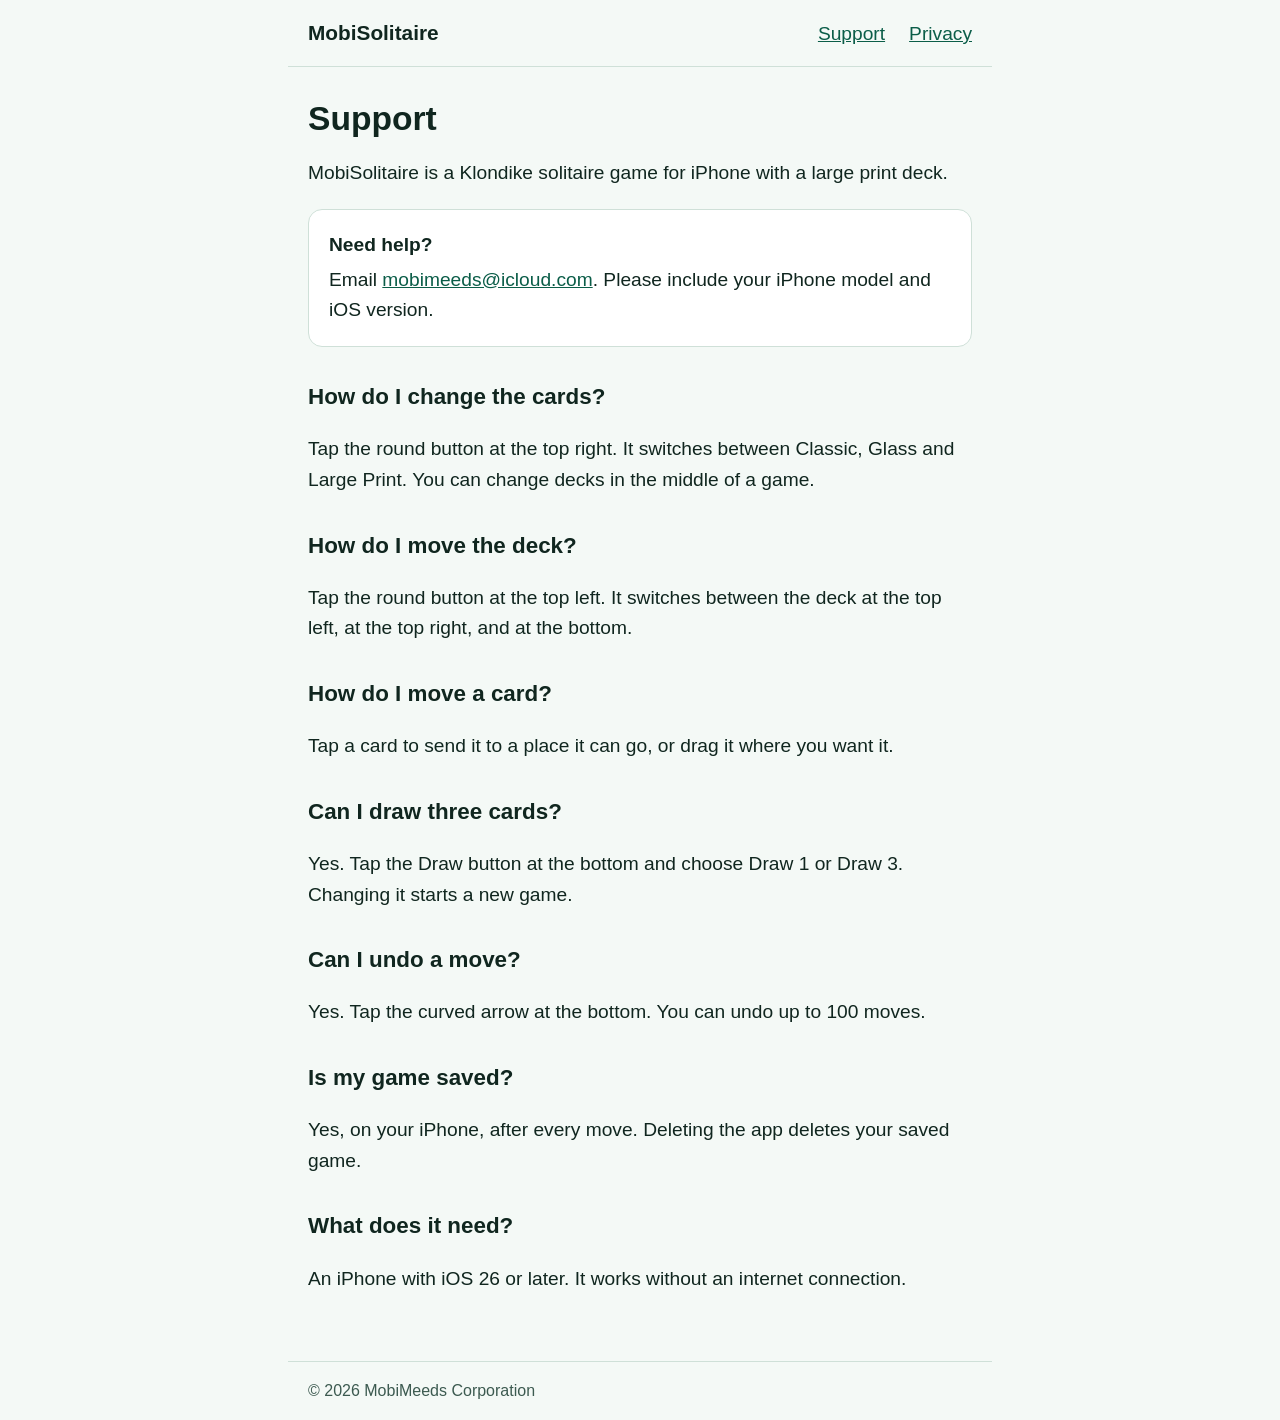
<file: index.html>
<!doctype html>
<html lang="en"><head><meta charset="utf-8"><meta name="viewport" content="width=device-width,initial-scale=1">
<title>MobiSolitaire Support</title><meta name="description" content="Help and contact for MobiSolitaire, a large print Klondike solitaire game for iPhone.">
<link rel="stylesheet" href="style.css"></head><body>
<header><strong>MobiSolitaire</strong><a href="./">Support</a><a href="privacy/">Privacy</a></header>
<main>
<h1>Support</h1>
<p>MobiSolitaire is a Klondike solitaire game for iPhone with a large print deck.</p>
<div class="contact"><p><strong>Need help?</strong></p><p>Email <a href="mailto:mobimeeds@icloud.com">mobimeeds@icloud.com</a>. Please include your iPhone model and iOS version.</p></div>
<h2>How do I change the cards?</h2><p>Tap the round button at the top right. It switches between Classic, Glass and Large Print. You can change decks in the middle of a game.</p>
<h2>How do I move the deck?</h2><p>Tap the round button at the top left. It switches between the deck at the top left, at the top right, and at the bottom.</p>
<h2>How do I move a card?</h2><p>Tap a card to send it to a place it can go, or drag it where you want it.</p>
<h2>Can I draw three cards?</h2><p>Yes. Tap the Draw button at the bottom and choose Draw 1 or Draw 3. Changing it starts a new game.</p>
<h2>Can I undo a move?</h2><p>Yes. Tap the curved arrow at the bottom. You can undo up to 100 moves.</p>
<h2>Is my game saved?</h2><p>Yes, on your iPhone, after every move. Deleting the app deletes your saved game.</p>
<h2>What does it need?</h2><p>An iPhone with iOS 26 or later. It works without an internet connection.</p>
</main>
<footer>© 2026 MobiMeeds Corporation</footer></body></html>
</file>
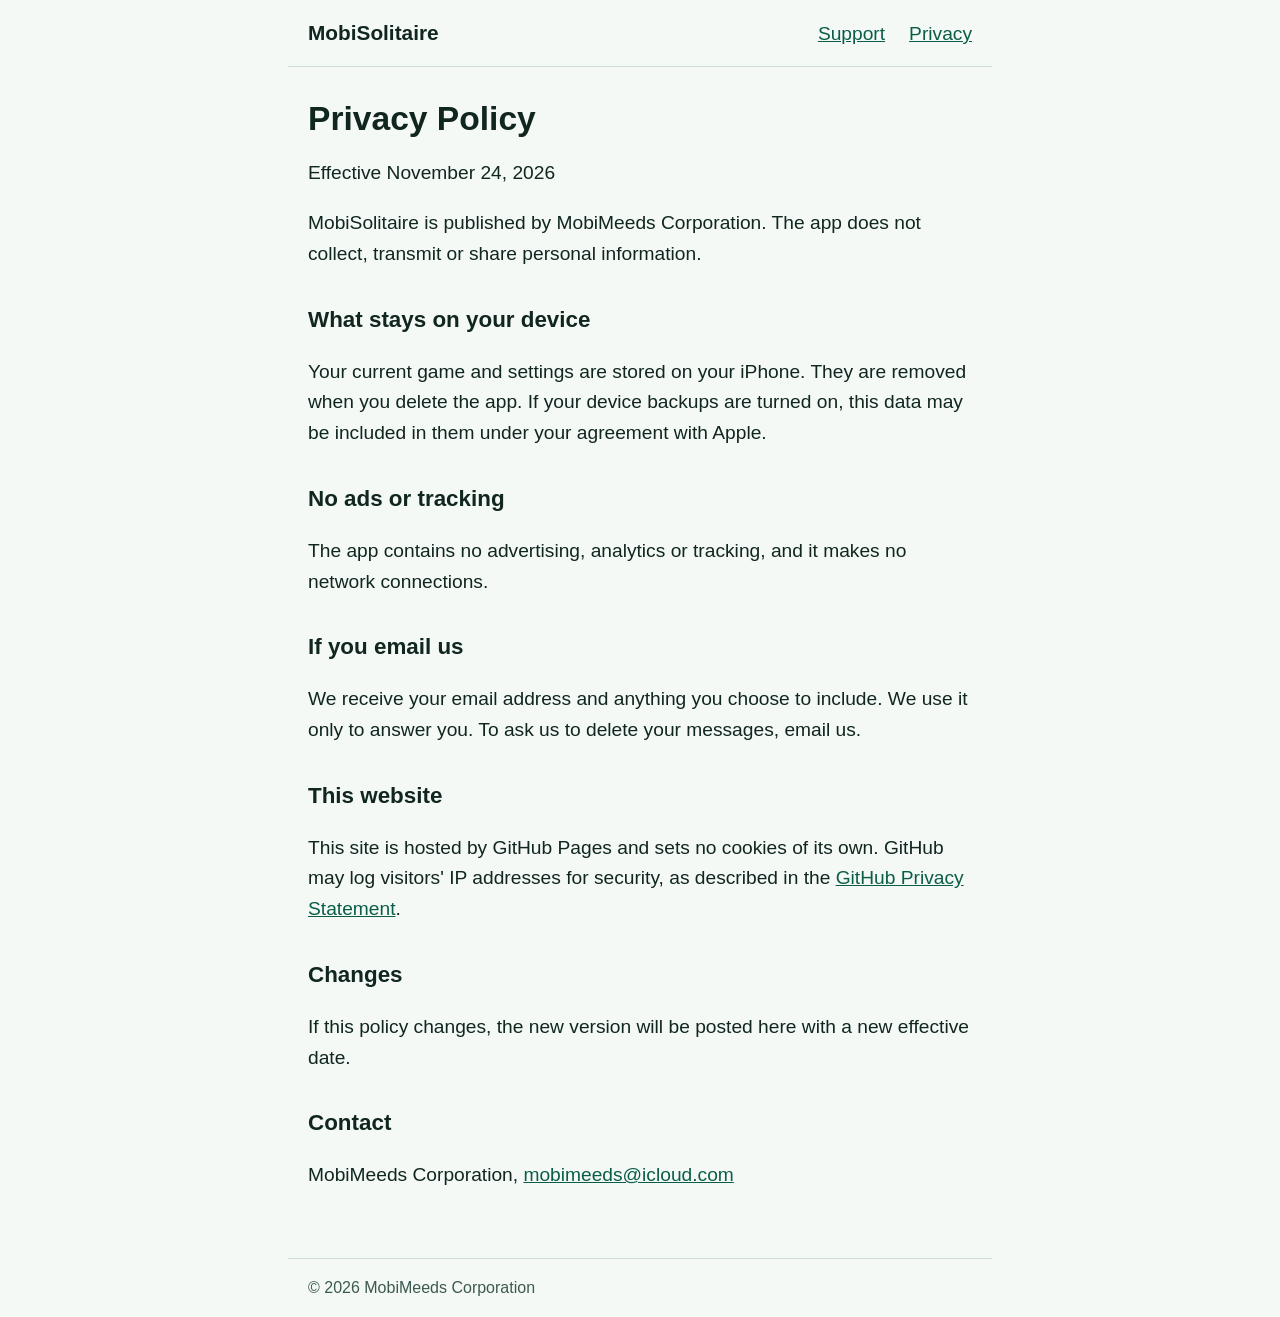
<file: privacy/index.html>
<!doctype html>
<html lang="en"><head><meta charset="utf-8"><meta name="viewport" content="width=device-width,initial-scale=1">
<title>MobiSolitaire Privacy Policy</title><meta name="description" content="MobiSolitaire collects no personal information.">
<link rel="stylesheet" href="../style.css"></head><body>
<header><strong>MobiSolitaire</strong><a href="../">Support</a><a href="./">Privacy</a></header>
<main>
<h1>Privacy Policy</h1>
<p>Effective November 24, 2026</p>
<p>MobiSolitaire is published by MobiMeeds Corporation. The app does not collect, transmit or share personal information.</p>
<h2>What stays on your device</h2><p>Your current game and settings are stored on your iPhone. They are removed when you delete the app. If your device backups are turned on, this data may be included in them under your agreement with Apple.</p>
<h2>No ads or tracking</h2><p>The app contains no advertising, analytics or tracking, and it makes no network connections.</p>
<h2>If you email us</h2><p>We receive your email address and anything you choose to include. We use it only to answer you. To ask us to delete your messages, email us.</p>
<h2>This website</h2><p>This site is hosted by GitHub Pages and sets no cookies of its own. GitHub may log visitors' IP addresses for security, as described in the <a href="https://docs.github.com/en/site-policy/privacy-policies/github-general-privacy-statement">GitHub Privacy Statement</a>.</p>
<h2>Changes</h2><p>If this policy changes, the new version will be posted here with a new effective date.</p>
<h2>Contact</h2><p>MobiMeeds Corporation, <a href="mailto:mobimeeds@icloud.com">mobimeeds@icloud.com</a></p>
</main>
<footer>© 2026 MobiMeeds Corporation</footer></body></html>
</file>
<file: style.css>
:root{--bg:#f4f9f6;--ink:#10261f;--soft:#3c5a50;--card:#fff;--line:#cfe0d8;--link:#0b5d48}
@media (prefers-color-scheme:dark){:root{--bg:#0a231c;--ink:#f1f7f4;--soft:#b9d0c6;--card:#12332a;--line:#28503f;--link:#8fe0c2}}
*{box-sizing:border-box}
body{margin:0;background:var(--bg);color:var(--ink);font:1.2rem/1.6 -apple-system,BlinkMacSystemFont,"Segoe UI",Roboto,sans-serif}
main,header,footer{max-width:44rem;margin:0 auto;padding:1rem 1.25rem}
header{display:flex;flex-wrap:wrap;gap:.5rem 1.5rem;align-items:baseline;border-bottom:1px solid var(--line)}
header strong{font-size:1.3rem;margin-right:auto}
h1{font-size:2.1rem;line-height:1.2;margin:1rem 0 .5rem}
h2{font-size:1.4rem;margin:2rem 0 .4rem}
a{color:var(--link);overflow-wrap:anywhere}
.contact{background:var(--card);border:1px solid var(--line);border-radius:14px;padding:1rem 1.25rem;margin:1.25rem 0}
.contact p{margin:.25rem 0}
footer{color:var(--soft);font-size:1rem;border-top:1px solid var(--line);margin-top:2rem}
</file>
